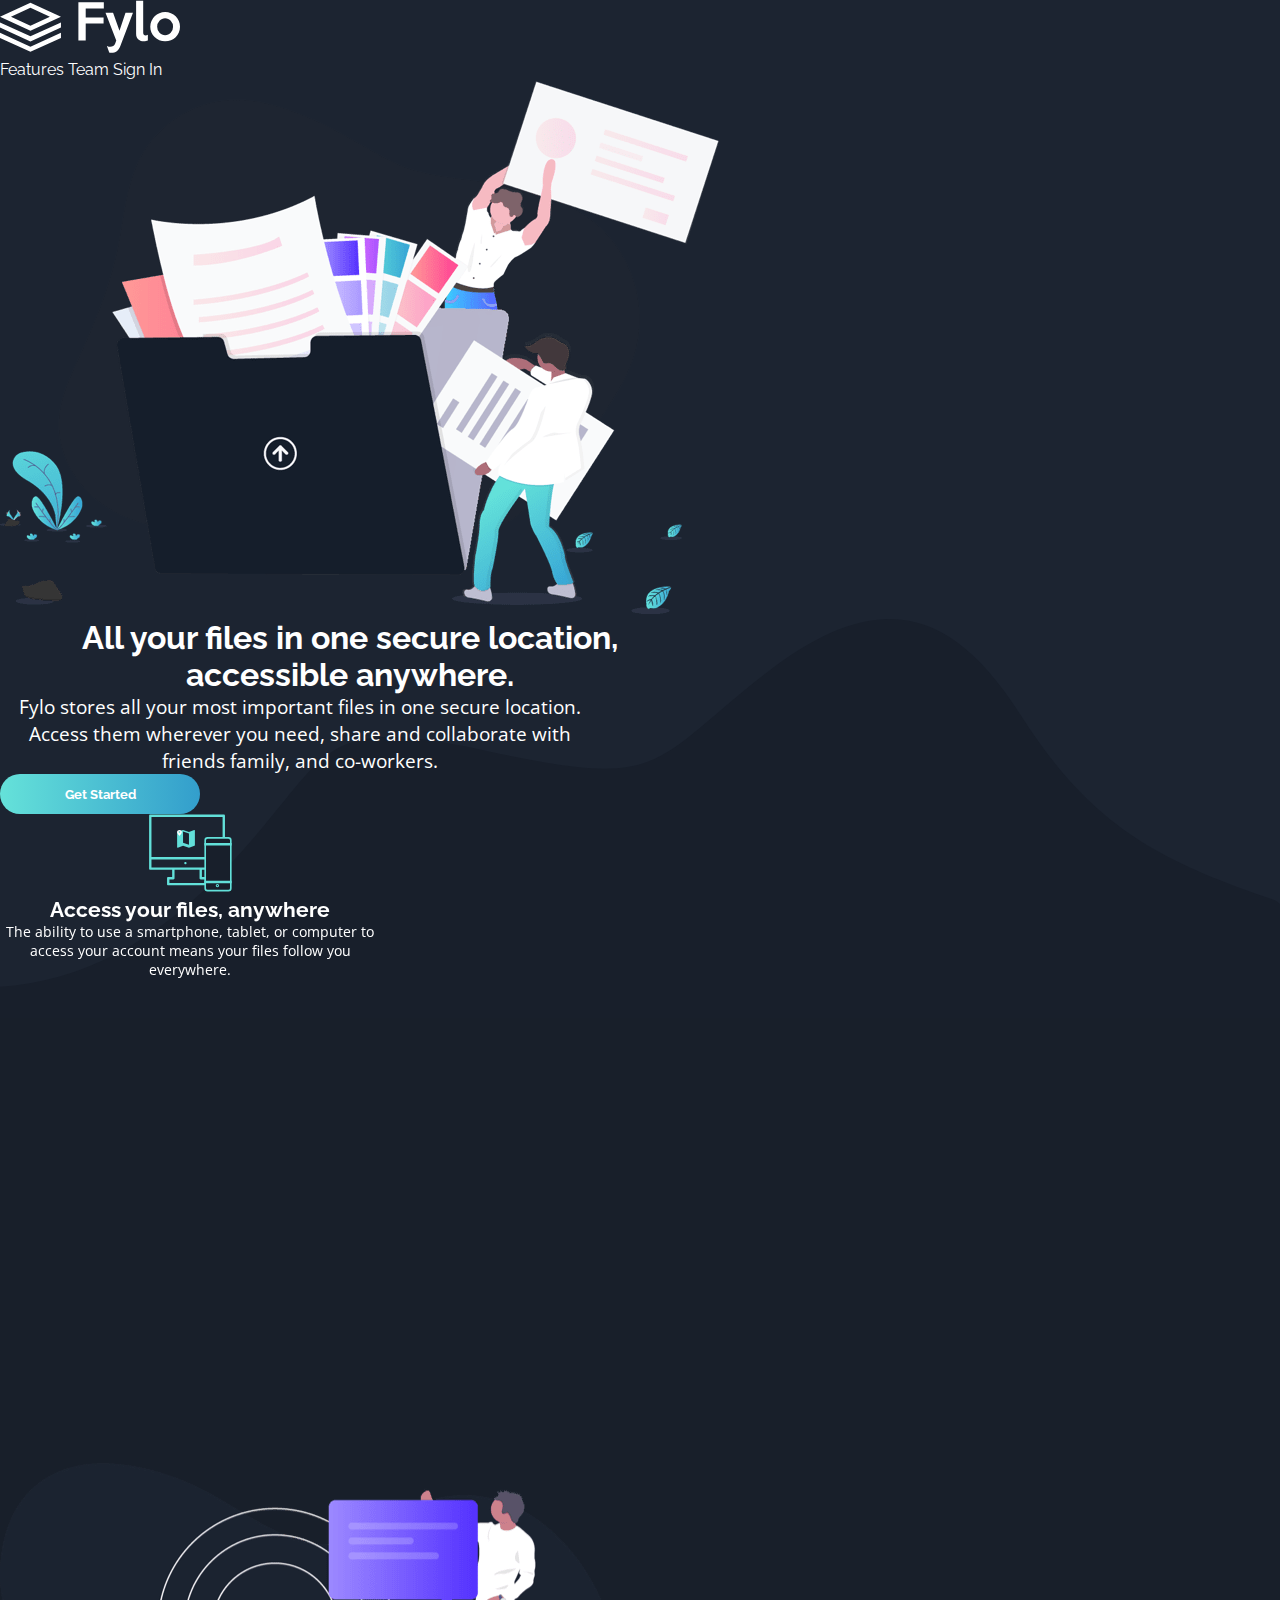
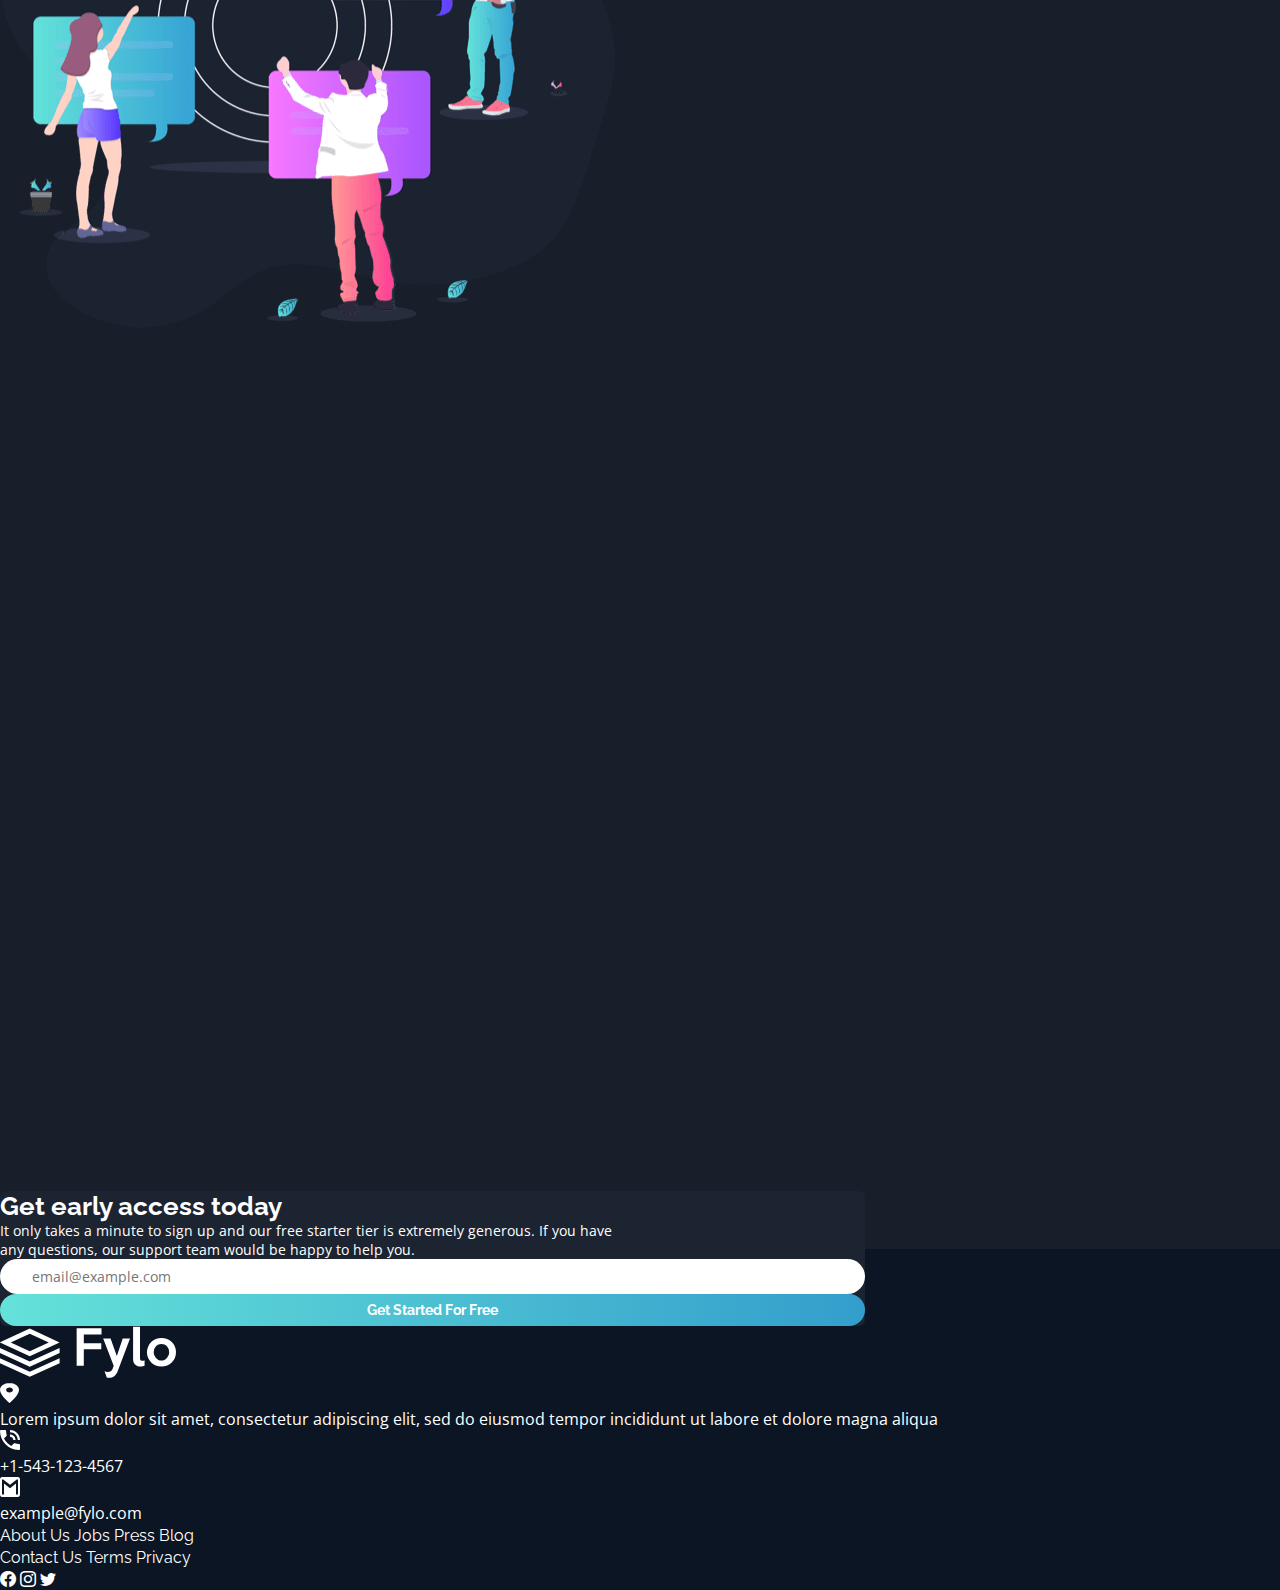
<file: index.html>
<!DOCTYPE html>
<html lang="en">
<head>
  <meta charset="UTF-8">
  <meta name="viewport" content="width=device-width, initial-scale=1.0">

  <link rel="icon" type="image/png" sizes="32x32" href="./images/favicon-32x32.png">
  <link rel="stylesheet" href="./styles/index.css">

  <script src="./scripts/background.js" defer></script>
  <script src="./scripts/index.js" defer></script>
  

  <!--BOOTSTRAP-->
  <link href="https://cdn.jsdelivr.net/npm/bootstrap@5.2.3/dist/css/bootstrap.min.css" rel="stylesheet" integrity="sha384-rbsA2VBKQhggwzxH7pPCaAqO46MgnOM80zW1RWuH61DGLwZJEdK2Kadq2F9CUG65" crossorigin="anonymous" defer>
  <script src="https://cdn.jsdelivr.net/npm/bootstrap@5.2.3/dist/js/bootstrap.bundle.min.js" integrity="sha384-kenU1KFdBIe4zVF0s0G1M5b4hcpxyD9F7jL+jjXkk+Q2h455rYXK/7HAuoJl+0I4" crossorigin="anonymous" defer></script>
  <!--BOOTSTRAP ICONS-->
  <link rel="stylesheet" href="https://cdn.jsdelivr.net/npm/bootstrap-icons@1.10.4/font/bootstrap-icons.css" defer>
  
  <title>Frontend Mentor | Fylo landing page with dark theme and features grid</title>
</head>
<body>
  <div class="page-container">

    <div class="above-underlay"></div>
    <img class="img-underlay" src="./images/bg-curvy-desktop.svg" alt="">
    <div class="below-underlay"></div>

    <div class="page-content container-fluid flex-column justify-content-center align-items-center">
      
      <!--HEADER-->
      <header class="py-4 py-md-5 "> 
        <div class="row">
          <div class="col">
            <img class="logo" src="./images/logo.svg" alt="Fylo Logo">            
          </div>

          <div class="col-auto d-flex align-items-center">
            <nav class="nav">
              <a class="ms-auto ps-2 ps-md-4 hoverBut" href="#/">Features</a>
              <a class="ms-auto ps-2 ps-md-4" href="#/">Team</a>
              <a class="ms-auto ps-2 ps-md-4" href="#/">Sign In</a>
            </nav>
          </div>
        </div>
      </header> 
           
      <main>

        <!--HERO SECTION-->
        <section class="hero-section">
          <div class="row">
            <div class="col"> 
              <div class="d-flex flex-column justify-content-center align-items-center hero">
                <img class="hero-img my-4" src="./images/illustration-intro.png" alt="People taking files out of a folder">
                <h1 class="before-underlay-height">All your files in one secure location, accessible anywhere.</h1>
                <p class="my-4">Fylo stores all your most important files in one secure location. Access them wherever 
                  you need, share and collaborate with friends family, and co-workers.</p>
                <button>Get Started</button>
              </div>
            </div>
          </div>
        </section>

        <!--PROPERTIES SECTION-->
        <section class="properties container-fluid py-5" data-aos="fade-up">

          <div class="row d-flex justify-content-around">    
              <div class="col-6 fit-content hidden">
                <div class="property py-4">
                  <img src="./images/icon-access-anywhere.svg" alt="Computer and phone icons" class="mb-4">
                  <h2>Access your files, anywhere</h2>
                  <p>The ability to use a smartphone, tablet, or computer to access your account means your 
                    files follow you everywhere.</p>
                </div>
              </div>
              <div class="col-6 fit-content hidden3">
                <div class="property py-4">
                  <img src="./images/icon-security.svg" alt="Shield with a tick in" class="mb-4">
                  <h2>Security you can trust</h2>
                  <p>2-factor authentication and user-controlled encryption are just a couple of the security 
                    features we allow to help secure your files.</p>
                </div>
              </div>                 
          </div>

          <div class="row d-flex justify-content-around">
            <div class="col-6 fit-content hidden">
              <div class="property py-4">
                <img src="./images/icon-collaboration.svg" alt="Clock a tick in, with people to the right" class="mb-4">
                <h2>Real-time collaboration</h2>
                <p>Securely share files and folders with friends, family and colleagues for live collaboration. 
                  No email attachments required.</p>
              </div>
            </div>
            <div class="col-6 fit-content hidden3">
              <div class="property py-4">
                <img src="./images/icon-any-file.svg" alt="Memory card" class="mb-4">
                <h2>Store any type of file</h2>
                <p>Whether you're sharing holidays photos or work documents, Fylo has you covered allowing for all 
                  file types to be securely stored and shared.</p>
              </div>
            </div>
          </div>
        </section>

        <!--PRODUCTIVE SECTION-->
        <section class="container-fluid productive justify-content-center pb-5 mb-5">

          <div class="row d-flex align-items-center justify-content-center">           
            <div class="col-6 fit-content productive-img">
              <img class="" src="./images/illustration-stay-productive.png" alt="People holding up whiteboards">
            </div>

            <div class="hidden2 col-6 fit-content productive-text">
              <h2>Stay productive, wherever you are</h2>
              <p>Never let location be an issue when accessing your files. Fylo has you covered for all of your file 
                storage needs.</p>
              <p>Securely share files and folders with friends, family and colleagues for live collaboration. No email 
                attachments required.
              </p>
              <a href="#/" class="productive-a" >See how Fylo works <img src="./images/icon-arrow.svg" class="productive-a-img" alt=""></a>
            </div>
          </div>       
        </section>

        <!--REVIEWS SECTION-->
        <section class="container-fluid reviews py-5">
          <div class="row d-flex justify-content-center">  

            <div class="col review hidden">
              <p>Fylo has improved our team productivity by an order of magnitude. Since making the switch our team has 
                become a well-oiled collaboration machine.                        
              </p>
              <div class="row">
                <div class="col d-flex flex-row review-profile">
                  <img src="./images/profile-1.jpg" alt="Headshot of person">
                  <div class="review-profile-text ms-2">
                    <h3>Satish Patel</h3>
                    <p>Founder & CEO, Huddle</p>
                  </div>
                </div>
              </div>
            </div>

            <div class="col review hidden2">
              <p>Fylo has improved our team productivity by an order of magnitude. Since making the switch our team has 
                become a well-oiled collaboration machine.
              </p>
              <div class="row">
                <div class="col d-flex flex-row review-profile">
                  <img src="./images/profile-2.jpg" alt="Headshot of person">
                  <div class="review-profile-text ms-2">
                    <h3>Bruce McKenzie
                    </h3>
                    <p>Founder & CEO, Huddle</p>
                  </div>
                </div>
              </div>
            </div>

            <div class="col review hidden3">
              <p>Fylo has improved our team productivity by an order of magnitude. Since making the switch our team has 
                become a well-oiled collaboration machine.
                </p>
              <div class="row">
                <div class="col d-flex flex-row review-profile">
                  <img src="./images/profile-3.jpg" alt="Headshot of person">
                  <div class="review-profile-text ms-2">
                    <h3>Iva Boyd</h3>
                    <p>Founder & CEO, Huddle</p>
                  </div>
                </div>
              </div>
            </div>

          </div>         
        </section>

        <!--EARLY ACCESS SECTION-->
        <section class="container-fluid flex-column justify-content-center early-access py-5">

          <div class="container-fluid early-access-content px-4 px-md-5 py-5">

            <div class="row mb-3">
              <div class="col d-flex justify-content-center text-center">
                <h2 class="fs-3">Get early access today</h2>       
              </div>
            </div>

            <div class="row mb-3">
              <div class="col d-flex justify-content-center text-center">
                <p>It only takes a minute to sign up and our free starter tier is extremely generous. If you have any 
                  questions, our support team would be happy to help you.</p>  
              </div>
            </div>

            <form class="early-access-form" action="#/">         
              <div class="row below-underlay-height">
                <div class="col col-md-8 col-12 text-left">
                  <label for="email">
                    <input required placeholder="email@example.com" type="email" name="email" id="email">  
                  </label>
                </div>
                <div class="col col-md-4 col-12 mt-3 mt-md-0 my-0">
                  <input class="submit-btn" formnovalidate type="submit" value="Get Started For Free">
                </div>                   
              </div>
            </form>

            <div class="output"></div>
          </div>
        </section>
      </main>

      <!--FOOTER-->
      <footer>
        <div class="container-fluid">
       
          <div class="row mb-4">
            <div class="col">
              <img src="./images/logo.svg" alt="Fylo logo">
            </div>
          </div>

          <div class="row flex-column flex-md-row d-flex justify-content-between">
            <div class="col-md-4 justify-content-center justify-content-md-start mb-3">
              <div class="d-flex">
                <img class="footer-icon me-2" src="./images/icon-location.svg" alt="">
                <div class="text">Lorem ipsum dolor sit amet, consectetur adipiscing elit, sed do eiusmod tempor incididunt ut labore et dolore magna aliqua</div>                       
              </div>  
            </div>
              
            <div class="col-md-2 d-flex flex-column mb-5">
              <div class="d-flex mb-3">
                <img class="footer-icon me-2" src="./images/icon-phone.svg" alt="">
                <div class="text">+1-543-123-4567</div>
              </div>
              <div class="d-flex">
                <img href="#/" class="footer-icon me-2" src="./images/icon-email.svg" alt="">
                <div href="#/" class="text email-text">example@fylo.com</div>
              </div>
            </div>  
            
            <div class="col-md-2 d-flex mb-5">
              <div class="d-flex flex-column">
                <a href="#/" class="footer-link">About Us</a>
                <a href="#/" class="footer-link">Jobs</a>
                <a href="#/" class="footer-link">Press</a>  
                <a href="#/" class="footer-link">Blog</a> 
              </div>
            </div>

            <div class="col-md-2 d-flex mb-5">
              <div class="d-flex flex-column">
                <a href="#/" class="footer-link">Contact Us</a> 
                <a href="#/" class="footer-link">Terms</a> 
                <a href="#/" class="footer-link">Privacy</a>  
              </div>
            </div>

            <div class="col-md-2 d-flex mb-5 justify-content-center justify-content-md-center">
              <div class="d-flex socials">
                <a href="#/" class="bi bi-facebook social-icon fs-5 me-2"></a>
                <a href="#/" class="bi bi-instagram social-icon fs-5 me-2"></a>
                <a href="#/" class="bi bi-twitter social-icon fs-5 me-2"></a>
              </div>
            </div>
          </div>
        </div>
      </footer>
    </div>
  </div>

</footer>
</body>
</html>
</file>
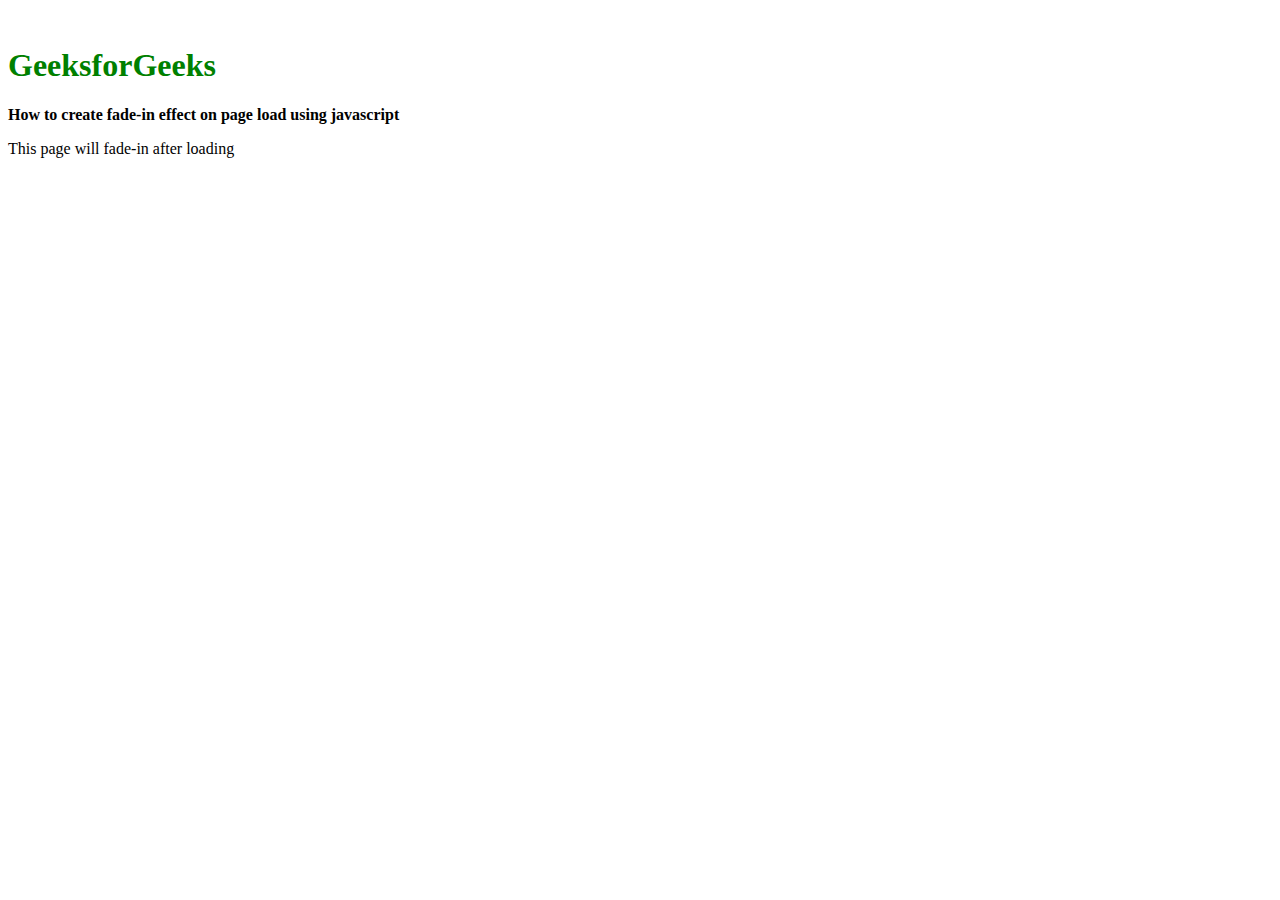
<file: baru.html>
<!DOCTYPE html>
<html lang="en">
<head>
    <meta charset="UTF-8">
    <meta http-equiv="X-UA-Compatible" content="IE=edge">
    <meta name="viewport" content="width=device-width, initial-scale=1.0">
    <title>Document</title>
    
</head>
<body>
    <br>
    <h1 class="hidden" style="color: green"  id="h1" style="opacity:0;">GeeksforGeeks</h1>
    <b>
        How to create fade-in effect
        on page load using javascript
    </b>
    <p>
        This page will fade-in after loading
    </p>
</body>
</html>
</file>
<file: styles/index.css>
@import url("https://fonts.googleapis.com/css?family=Raleway:400,700");
@import url("https://fonts.googleapis.com/css?family=Open+Sans:400,700");
body {
  display: none;
}

* {
  color: #ffffff;
  margin: 0;
  padding: 0;
  box-sizing: border-box;
  font-family: "Open Sans";
}

.page-container {
  position: relative;
  background-color: hsl(216, 53%, 9%);
}
.page-container .above-underlay {
  position: absolute;
  width: 100%;
  background-color: hsl(217, 28%, 15%);
}
.page-container .img-underlay {
  position: absolute;
  width: 100%;
}
.page-container .below-underlay {
  
  position: absolute;
  top: 0;
  left: 0;
  width: 100%;
  background-color: hsl(218, 28%, 13%);
}
.page-container .page-content {
  position: relative;
  max-width: 80rem;
  width: 100%;
}

.logo {
  min-width: 5.313rem;
  width: 100%;
  max-width: 11.25rem;
}

.nav {
  /*NAV*/
}
.nav a {
  font-family: "Raleway";
  color: #ffffff;
  text-decoration: none;
}
.nav a:hover {
  text-decoration: underline;
  font-weight: bold;
  color: #ffffff;
}
.nav a:focus {
  text-decoration: underline;
  font-weight: bold;
  color: #ffffff;
}

.hero {
  /*HERO SECTION*/
}
.hero .hero-img {
  width: 100%;
  max-width: 45rem;
}
.hero h1 {
  font-family: "Raleway";
  font-weight: 700;
  max-width: 43.75rem;
  width: 100%;
  text-align: center;
}
.hero p {
  max-width: 37.5rem;
  width: 100%;
  font-size: 1.2rem;
  text-align: center;
}
.hero button {
  max-width: 12.5rem;
  width: 100%;
  background: linear-gradient(to right, hsl(176, 68%, 64%), hsl(198, 60%, 50%));
  border: 0;
  border-radius: 3rem;
  padding: 0.75rem 0;
  font-family: "Raleway";
  font-weight: 700;
}
.hero button:hover {
  font-weight: bold;
  background: hsl(176, 68%, 80%);
}
.hero button:focus {
  font-weight: bold;
  background: hsl(176, 68%, 80%);
}

@media (max-width: 576px) {
  /*HERO MEDIA QUERY*/
  .hero h1 {
    max-width: 20rem;
    font-size: 1.6rem;
  }
  .hero p {
    max-width: 19rem;
    font-size: 0.9rem;
  }
}
.properties {
  /*PROPERTIES SECTION*/
  width: 100%;
  max-width: 62.5rem;
}

.property {
  width: 100%;
  max-width: 23.75rem;
  text-align: center;
}
.property img {
  max-height: 5.625rem;
  height: 100%;
}
.property h2 {
  font-size: 1.3rem;
  font-family: "Raleway";
  font-weight: 700;
}
.property p {
  font-size: 0.875rem;
}

.productive {
  /*PRODUCTIVE SECTION*/
}
.productive .productive-img {
  min-width: 19.375rem;
}
.productive .productive-img img {
  min-width: 19.375rem;
  width: 100%;
  max-width: 38.75rem;
}
.productive .productive-text h2 {
  max-width: 24rem;
  width: 100%;
  font-size: 2.25rem;
  font-family: "Raleway";
  font-weight: 700;
}
.productive .productive-text p {
  max-width: 34.375rem;
  width: 100%;
}
.productive .productive-text a {
  color: hsl(176, 68%, 64%);
  text-decoration: none;
  border-bottom: 1px solid hsl(176, 68%, 64%);
  font-family: "Raleway";
  font-weight: 700;
}
.productive .productive-text a img {
  margin-bottom: 0.15rem;
}
.productive .productive-text a:hover {
  color: #ffffff;
  border-bottom: 1px solid #ffffff;
}
.productive .productive-text a:focus {
  color: #ffffff;
  border-bottom: 1px solid #ffffff;
}

@media (max-width: 762px) {
  /*MEDIA QUERY*/
  .productive .productive-text h2 {
    font-size: 1.125rem;
  }
  .productive .productive-text p {
    font-size: 0.875rem;
  }
  .productive .productive-text a {
    font-size: 0.875rem;
  }
}
.reviews {
  /*REVIEWS SECTION*/
  max-width: 72.813rem;
  width: 100%;
}

.review {
  border-radius: 0.15rem;
  margin: 1.5rem;
  padding: 1.5rem !important;
  max-width: 22.5rem !important;
  min-width: 15rem !important;
  width: 100%;
  background: hsl(219, 30%, 18%);
}
.review .row .review-profile img {
  max-width: 2rem;
  max-height: 2rem;
  width: 100%;
  border-radius: 50%;
}
.review .row .review-profile .review-profile-text {
  line-height: 0.6;
}
.review .row .review-profile .review-profile-text h3 {
  font-family: "Raleway";
  font-weight: 700;
  font-size: 1rem;
  margin: 0;
}
.review .row .review-profile .review-profile-text p {
  font-size: 0.65rem;
}

.early-access {
  /*EARLY ACCESS SECTION*/
  width: 100%;
}
.early-access .early-access-content {
  background: hsl(217, 28%, 15%);
  border-radius: 0.4rem;
  max-width: 54.063rem;
}
.early-access .early-access-content .row .col h2 {
  max-width: 21.938rem;
  width: 100%;
  font-size: 1.6rem;
  font-family: "Raleway";
  font-weight: 700;
}
.early-access .early-access-content .row .col p {
  max-width: 39.063rem;
  width: 100%;
  font-size: 0.875rem;
}
.early-access .early-access-content form .row .col label {
  width: 100%;
}
.early-access .early-access-content form .row .col label input {
  margin-right: 1rem !important;
  width: 100% !important;
  color: black;
  padding: 0.5rem 2rem;
  border-radius: 3rem;
  border: 0;
  font-size: 0.875rem;
}
.early-access .early-access-content form .row .col input[type=submit] {
  font-size: 0.875rem;
  font-family: "Raleway";
  font-weight: 700;
  width: 100% !important;
  height: 100%;
  background: linear-gradient(to right, hsl(176, 68%, 64%), hsl(198, 60%, 50%));
  padding: 0.5rem;
  border-radius: 3rem;
  border: 0;
}
.early-access .early-access-content form .row .col input[type=submit]:hover {
  font-weight: bold;
  background: hsl(176, 68%, 80%);
}
.early-access .early-access-content form .row .col input[type=submit]:focus {
  font-weight: bold;
  background: hsl(176, 68%, 80%);
}
.early-access .early-access-content .output {
  padding: 0 2rem;
  font-size: 0.75rem;
  color: hsl(0, 100%, 63%);
}

/*FOOTER*/
.footer-icon {
  width: 1.25rem;
  height: 1.25rem;
}

.footer-link {
  text-decoration: none;
  color: #ffffff;
  font-family: "Raleway";
}
.footer-link:hover {
  color: #ffffff;
  font-weight: bold;
}
.footer-link:focus {
  color: #ffffff;
  font-weight: bold;
}

.email-text {
  word-break: break-all;
}

.socials {
  color: #ffffff;
  text-decoration: none;
}
.socials .social-icon {
  color: #ffffff;
}
.socials .social-icon:hover {
  color: hsl(176, 68%, 64%);
  font-weight: bold;
}
.socials .social-icon:focus {
  color: hsl(176, 68%, 64%);
  font-weight: bold;
}

.fit-content {
  width: -moz-fit-content !important;
  width: fit-content !important;
}/*# sourceMappingURL=index.css.map */



.hidden{
  opacity: 0;
  filter: blur(5px);
  transform: translateX(-100%);
  transition: all  3s;
}

@media(prefers-reduced-motion){
  .hidden{
    transition: none;
  }
}

.hidden3{
  opacity: 0;
  filter: blur(5px);
  transform: translateX(100%);
  transition: all  3s;
}

@media(prefers-reduced-motion){
  .hidden3{
    transition: none;
  }
}

.hidden2{
  opacity: 0;
  filter: blur(5px);
  transform: translateY(-100%);
  transition: all  3s;
}

@media(prefers-reduced-motion){
  .hidden2{
    transition: none;
  }
}

.show{
  opacity: 1;
  filter: blur(0);
  transform: translateX(0);
}


button:hover{
  color: tomato;
}
</file>
